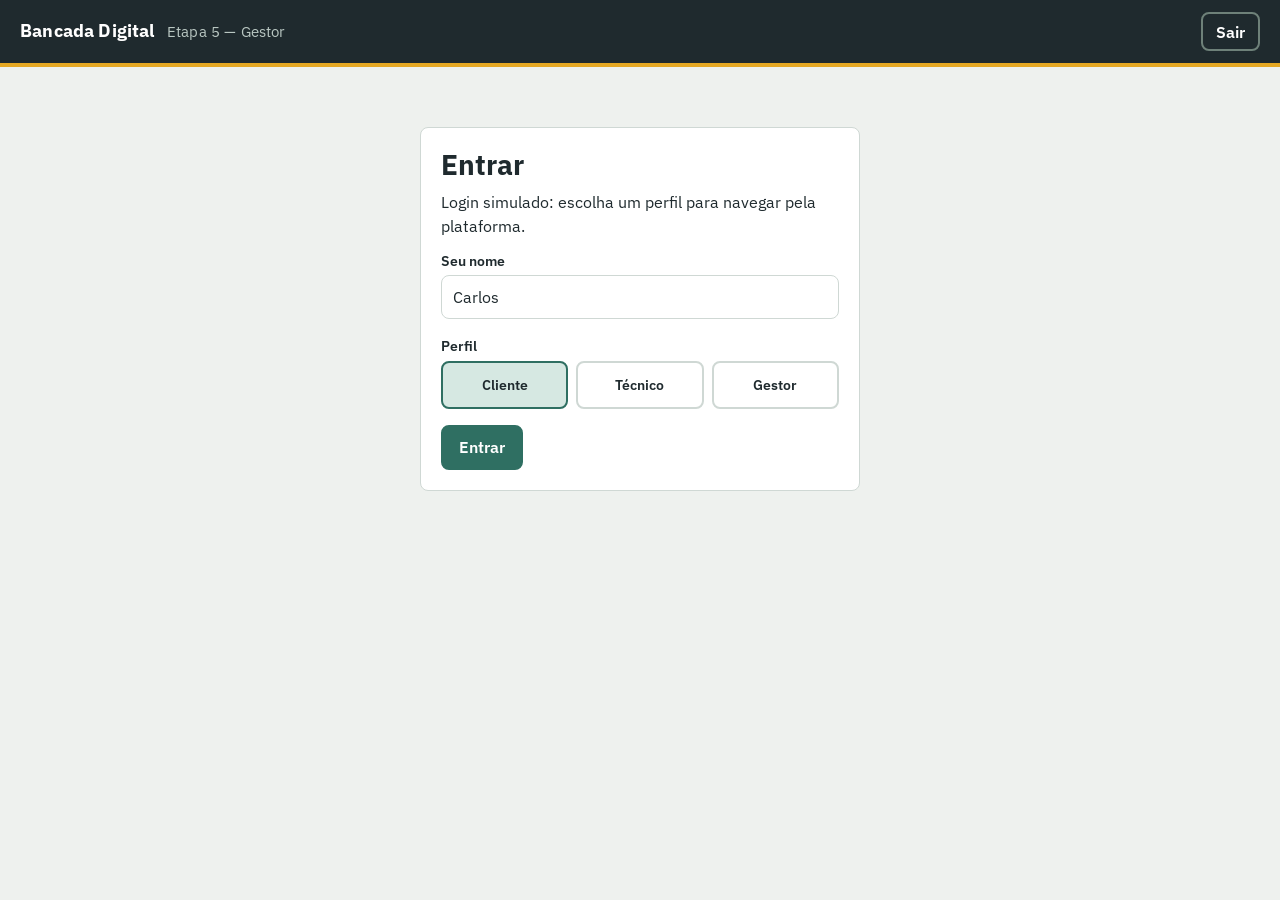
<file: assistencia-kanban/index.html>
<!DOCTYPE html>
<html lang="pt-BR">
<head>
  <meta charset="UTF-8">
  <meta name="viewport" content="width=device-width, initial-scale=1">
  <title>Assistência Técnica — Acompanhamento de Consertos</title>
  <link rel="preconnect" href="https://fonts.googleapis.com">
  <link rel="stylesheet" href="https://fonts.googleapis.com/css2?family=IBM+Plex+Mono:wght@400;600&family=IBM+Plex+Sans:wght@400;600;700&display=swap">
  <link rel="stylesheet" href="css/style.css">
</head>
<body>

<header class="topo">
  <div class="marca">Bancada Digital <small>Etapa 5 — Gestor</small></div>
  <nav id="navUsuario" hidden>
    <span class="quem" id="quem"></span>
    <button class="btn fantasma" id="btnSair" type="button">Sair</button>
  </nav>
</header>

<main class="container">

  <div id="avisoAcesso" class="aviso erro" hidden>
    Acesso negado: seu perfil não tem permissão para abrir essa página.
  </div>

  <!-- ===== Tela de login (visível se NÃO houver usuário logado) ===== -->
  <section id="telaLogin" class="login-wrap" hidden>
    <div class="painel">
      <h1>Entrar</h1>
      <p>Login simulado: escolha um perfil para navegar pela plataforma.</p>
      <form id="formLogin" novalidate>
        <div class="campo">
          <label for="nome">Seu nome</label>
          <input id="nome" name="nome" type="text" value="Carlos" autocomplete="off" required>
        </div>
        <div class="campo">
          <label id="lblPerfil">Perfil</label>
          <div class="perfis" role="radiogroup" aria-labelledby="lblPerfil">
            <input type="radio" name="perfil" id="pCliente" value="cliente" checked>
            <label for="pCliente">Cliente</label>
            <input type="radio" name="perfil" id="pTecnico" value="tecnico">
            <label for="pTecnico">Técnico</label>
            <input type="radio" name="perfil" id="pGestor" value="gestor">
            <label for="pGestor">Gestor</label>
          </div>
        </div>
        <p id="erroLogin" class="aviso erro" hidden>Informe seu nome para entrar.</p>
        <button class="btn" type="submit">Entrar</button>
      </form>
    </div>
  </section>

  <!-- ===== Área logada ===== -->
  <section id="telaHub" hidden>
    <div class="painel">
      <h1 id="boasVindas"></h1>
      <p>Atalhos do seu perfil (as páginas são criadas nas próximas etapas):</p>
      <div class="links-perfil" id="linksPerfil"></div>
    </div>

    <div class="painel">
      <h2>Resumo do quadro (dados de exemplo)</h2>
      <div class="tabela-wrap">
        <table>
          <thead><tr><th>Coluna</th><th>OS</th><th>Limite WIP</th><th>Situação</th></tr></thead>
          <tbody id="tabResumo"></tbody>
        </table>
      </div>
    </div>

    <div class="painel">
      <h2>Fila ordenada por classe de serviço</h2>
      <p>Urgente → Data Fixa (prazo mais próximo) → Padrão (ordem de chegada). Considera todas as OS ativas.</p>
      <div class="tabela-wrap">
        <table>
          <thead><tr><th>#</th><th>OS</th><th>Classe</th><th>Coluna</th><th>Alerta</th></tr></thead>
          <tbody id="tabFila"></tbody>
        </table>
      </div>
    </div>

    <div class="grade-2">
      <div class="painel">
        <h2>Testes automáticos das regras</h2>
        <p>Executa <code>podeMover()</code>, WIP, ordenação e risco em cima de dados controlados.</p>
        <button class="btn" id="btnTestes" type="button">Rodar testes</button>
        <p id="placar" style="margin-top:.75rem;font-weight:600"></p>
        <ul class="resultado-teste" id="listaTestes"></ul>
      </div>

      <div class="painel">
        <h2>Dados no localStorage</h2>
        <p>
          <button class="btn secundario" id="btnVerDados" type="button">Mostrar dados</button>
          <button class="btn secundario" id="btnEnvelhecer" type="button">Envelhecer orçamentos pendentes (+6 dias)</button>
          <button class="btn perigo" id="btnReset" type="button">Resetar dados de exemplo</button>
        </p>
        <pre class="json" id="jsonDados" hidden></pre>
      </div>
    </div>
  </section>

</main>

<script src="js/status.js"></script>
<script src="js/app.js"></script>
<script>
(function () {
  garantirDados();

  const $ = id => document.getElementById(id);

  if (sessionStorage.getItem('acesso_negado')) {
    $('avisoAcesso').hidden = false;
    sessionStorage.removeItem('acesso_negado');
  }

  /* ---------- Login ---------- */
  $('formLogin').addEventListener('submit', e => {
    e.preventDefault();
    const nome = $('nome').value.trim();
    if (!nome) { $('erroLogin').hidden = false; $('nome').focus(); return; }
    const perfil = document.querySelector('input[name="perfil"]:checked').value;
    Auth.entrar(nome, perfil);
    render();
  });

  $('btnSair').addEventListener('click', () => { Auth.sair(); render(); });

  /* ---------- Renderização ---------- */
  const LINKS = {
    cliente: [['cliente.html', 'Meus consertos']],
    tecnico: [['tecnico.html', 'Quadro Kanban']],
    gestor:  [['gestor.html', 'Painel do gestor (Etapa 5)']]
  };
  const NOME_PERFIL = { cliente: 'Cliente', tecnico: 'Técnico', gestor: 'Gestor' };

  function render() {
    const u = Auth.usuario();
    $('telaLogin').hidden = !!u;
    $('telaHub').hidden = !u;
    $('navUsuario').hidden = !u;
    if (!u) return;

    $('quem').textContent = u.nome + ' · ' + NOME_PERFIL[u.perfil];
    $('boasVindas').textContent = 'Olá, ' + u.nome;
    $('linksPerfil').innerHTML = LINKS[u.perfil]
      .map(([href, txt]) => `<a class="btn secundario" href="${href}">${txt}</a>`).join('');

    renderResumo();
    renderFila();
  }

  function renderResumo() {
    const lista = OS.todas();
    $('tabResumo').innerHTML = COLUNAS.map(c => {
      const qtd = contarNaColuna(lista, c.id);
      let situacao = '—', cls = '';
      if (c.wip !== null) {
        if (qtd > c.wip) { situacao = 'WIP excedido'; cls = 'risco'; }
        else if (qtd === c.wip) { situacao = 'No limite (bloqueia novos)'; cls = 'risco'; }
        else { situacao = 'Com vaga'; }
      }
      return `<tr>
        <td>${c.id}. ${c.nome}</td>
        <td class="mono">${qtd}</td>
        <td class="mono">${c.wip === null ? 'sem limite' : c.wip}</td>
        <td>${cls ? `<span class="tag ${cls}">${situacao}</span>` : situacao}</td>
      </tr>`;
    }).join('');
  }

  function renderFila() {
    const ativas = OS.todas().filter(o => o.coluna !== 6);
    const fila = ordenarFila(ativas);
    $('tabFila').innerHTML = fila.map((o, i) => {
      const risco = riscoDaOS(o);
      return `<tr>
        <td class="mono">${i + 1}</td>
        <td class="mono">${Fmt.escapar(o.id)}</td>
        <td><span class="tag ${o.classe}">${CLASSES[o.classe].icone} ${CLASSES[o.classe].rotulo}</span></td>
        <td>${getColuna(o.coluna).nome}</td>
        <td>${risco ? `<span class="tag risco">${risco}</span>` : '—'}</td>
      </tr>`;
    }).join('');
  }

  /* ---------- Dados / reset ---------- */
  $('btnVerDados').addEventListener('click', () => {
    const pre = $('jsonDados');
    const dados = {};
    Object.values(CHAVES).forEach(c => dados[c] = DB.ler(c, null));
    pre.textContent = JSON.stringify(dados, null, 2);
    pre.hidden = !pre.hidden;
  });

  $('btnEnvelhecer').addEventListener('click', () => {
    const orcs = Orc.todos();
    const pend = orcs.filter(o => o.status === 'enviado');
    pend.forEach(o => { o.dataEnvio = new Date(new Date(o.dataEnvio).getTime() - 6 * 86400000).toISOString(); });
    Orc.salvarTodos(orcs);
    Orc.atualizarExpiracoes();
    alert(pend.length + ' orçamento(s) pendente(s) agora estão expirados. Abra a área do cliente ou do técnico para ver.');
    render();
  });

  $('btnReset').addEventListener('click', () => {
    if (!confirm('Apagar tudo e recriar os dados de exemplo? (o login é mantido)')) return;
    const u = Auth.usuario();
    resetarTudo();
    if (u) Auth.entrar(u.nome, u.perfil);
    $('jsonDados').hidden = true;
    render();
  });

  /* ---------- Testes automáticos ---------- */
  function mk(id, classe, coluna, extra = {}) {
    return Object.assign({
      id, classe, coluna,
      dataLimite: null,
      entradaColunaEm: new Date().toISOString()
    }, extra);
  }

  $('btnTestes').addEventListener('click', () => {
    const resultados = [];
    const t = (nome, cond) => resultados.push({ nome, ok: !!cond });

    // Cenário controlado: Testes Finais cheio (3/3) e Diagnóstico com vaga
    const lista = [
      mk('A', 'padrao', 5), mk('B', 'padrao', 5), mk('C', 'padrao', 5),
      mk('D', 'padrao', 4), mk('E', 'padrao', 2)
    ];

    t('Avanço 1 → 2 é permitido',               podeMover(mk('X', 'padrao', 1), 2, lista).ok);
    t('Pular 2 → 6 é bloqueado',                !podeMover(mk('X', 'padrao', 2), 6, lista).ok);
    t('Pular 1 → 3 é bloqueado',                !podeMover(mk('X', 'padrao', 1), 3, lista).ok);
    t('Voltar 4 → 3 é bloqueado',               !podeMover(mk('X', 'padrao', 4), 3, lista).ok);
    t('Voltar 2 → 1 é bloqueado',               !podeMover(mk('X', 'padrao', 2), 1, lista).ok);
    t('Retorno de qualidade 5 → 4 é permitido', podeMover(mk('X', 'padrao', 5), 4, lista).ok);
    t('3 → 4 sem aprovação é bloqueado',        !podeMover(mk('X', 'padrao', 3), 4, lista).ok);
    t('3 → 4 com aprovação é permitido',        podeMover(mk('X', 'padrao', 3), 4, lista, { aprovacao: true }).ok);
    t('3 → 6 sem recusa é bloqueado',           !podeMover(mk('X', 'padrao', 3), 6, lista).ok);
    t('3 → 6 com recusa é permitido',           podeMover(mk('X', 'padrao', 3), 6, lista, { recusa: true }).ok);

    t('Orçamento: 2 → 3 sem orçamento enviado é bloqueado', !podeMover(mk('X', 'padrao', 2), 3, lista).ok);
    t('Orçamento: 2 → 3 com orçamento enviado é permitido', podeMover(mk('X', 'padrao', 2), 3, lista, { orcamento: true }).ok);
    t('Orçamento: total = soma de qtd × valor (2×50,50 + 1×120 = 221)',
      Orc.calcularTotal([{ quantidade: 2, valorUnit: 50.5 }, { quantidade: 1, valorUnit: 120 }]) === 221);
    const h = n => new Date(Date.now() - n * 86400000).toISOString();
    t('Orçamento: enviado há 4 dias ainda vale', !Orc.expirado({ status: 'enviado', dataEnvio: h(4) }));
    t('Orçamento: enviado há 6 dias aparece como expirado', Orc.expirado({ status: 'enviado', dataEnvio: h(6) }));
    t('Orçamento: já aprovado nunca expira', !Orc.expirado({ status: 'aprovado', dataEnvio: h(30) }));

    const dia = 86400000, base = Date.parse('2030-01-10T12:00:00Z');
    const conc = (criadoHa, concluidoHa, extra = {}) => mk('M', 'padrao', 6, Object.assign({
      criadaEm: new Date(base - criadoHa * dia).toISOString(),
      entradaColunaEm: new Date(base - concluidoHa * dia).toISOString()
    }, extra));
    const m = mediaConserto([
      conc(10, 8),                                        // 2 dias
      conc(7, 3),                                         // 4 dias
      conc(9, 3, { etiqueta: ETIQUETA_SEM_CONSERTO }),    // devolvida: não conta
      mk('N', 'padrao', 4)                                // não concluída: não conta
    ]);
    t('Métrica: média considera só concluídas com conserto (2 e 4 dias → 3,0 dias, n = 2)',
      m.n === 2 && Math.abs(m.ms - 3 * dia) < 1000 && formatarDuracao(m.ms) === '3,0 dias');
    t('Métrica: sem OS concluídas a média é "—"', mediaConserto([mk('N', 'padrao', 2)]).ms === null);

    t('WIP: Padrão NÃO entra em Testes Finais cheio (3/3)',
      !podeMover(mk('X', 'padrao', 4), 5, lista).ok);
    t('WIP: Data Fixa NÃO entra em Testes Finais cheio',
      !podeMover(mk('X', 'dataFixa', 4), 5, lista).ok);
    const urg = podeMover(mk('X', 'urgente', 4), 5, lista);
    t('WIP: Urgente entra em Testes Finais cheio e marca excedeWip', urg.ok && urg.excedeWip);
    t('WIP: Padrão entra em Diagnóstico com vaga (1/5)',
      podeMover(mk('X', 'padrao', 1), 2, lista).ok);

    const filaTeste = ordenarFila([
      mk('P1', 'padrao', 2, { entradaColunaEm: '2025-01-01T10:00:00Z' }),
      mk('F2', 'dataFixa', 2, { dataLimite: '2030-01-03T10:00:00Z' }),
      mk('U1', 'urgente', 2),
      mk('F1', 'dataFixa', 2, { dataLimite: '2030-01-02T10:00:00Z' }),
      mk('P0', 'padrao', 2, { entradaColunaEm: '2024-12-01T10:00:00Z' })
    ]).map(o => o.id).join(',');
    t('Fila: Urgente → Data Fixa (prazo) → Padrão (FIFO)  [' + filaTeste + ']',
      filaTeste === 'U1,F1,F2,P0,P1');

    const agora = new Date();
    t('Risco: Data Fixa com < 24h é sinalizada',
      riscoDaOS(mk('X', 'dataFixa', 2, { dataLimite: new Date(agora.getTime() + 6 * 3600000).toISOString() }), agora));
    t('Risco: Data Fixa com 5 dias de folga NÃO é sinalizada',
      !riscoDaOS(mk('X', 'dataFixa', 2, { dataLimite: new Date(agora.getTime() + 5 * 86400000).toISOString() }), agora));
    t('Risco: Padrão parada há 10 dias corridos é sinalizada',
      riscoDaOS(mk('X', 'padrao', 2, { entradaColunaEm: new Date(agora.getTime() - 10 * 86400000).toISOString() }), agora));
    t('Risco: Padrão recém-chegada NÃO é sinalizada',
      !riscoDaOS(mk('X', 'padrao', 2), agora));

    const passou = resultados.filter(r => r.ok).length;
    $('placar').textContent = `${passou} de ${resultados.length} testes passaram`;
    $('placar').style.color = passou === resultados.length ? 'var(--ok)' : 'var(--alerta)';
    $('listaTestes').innerHTML = resultados
      .map(r => `<li class="${r.ok ? 'passou' : 'falhou'}">${Fmt.escapar(r.nome)}</li>`).join('');
  });

  render();
})();
</script>
</body>
</html>
</file>
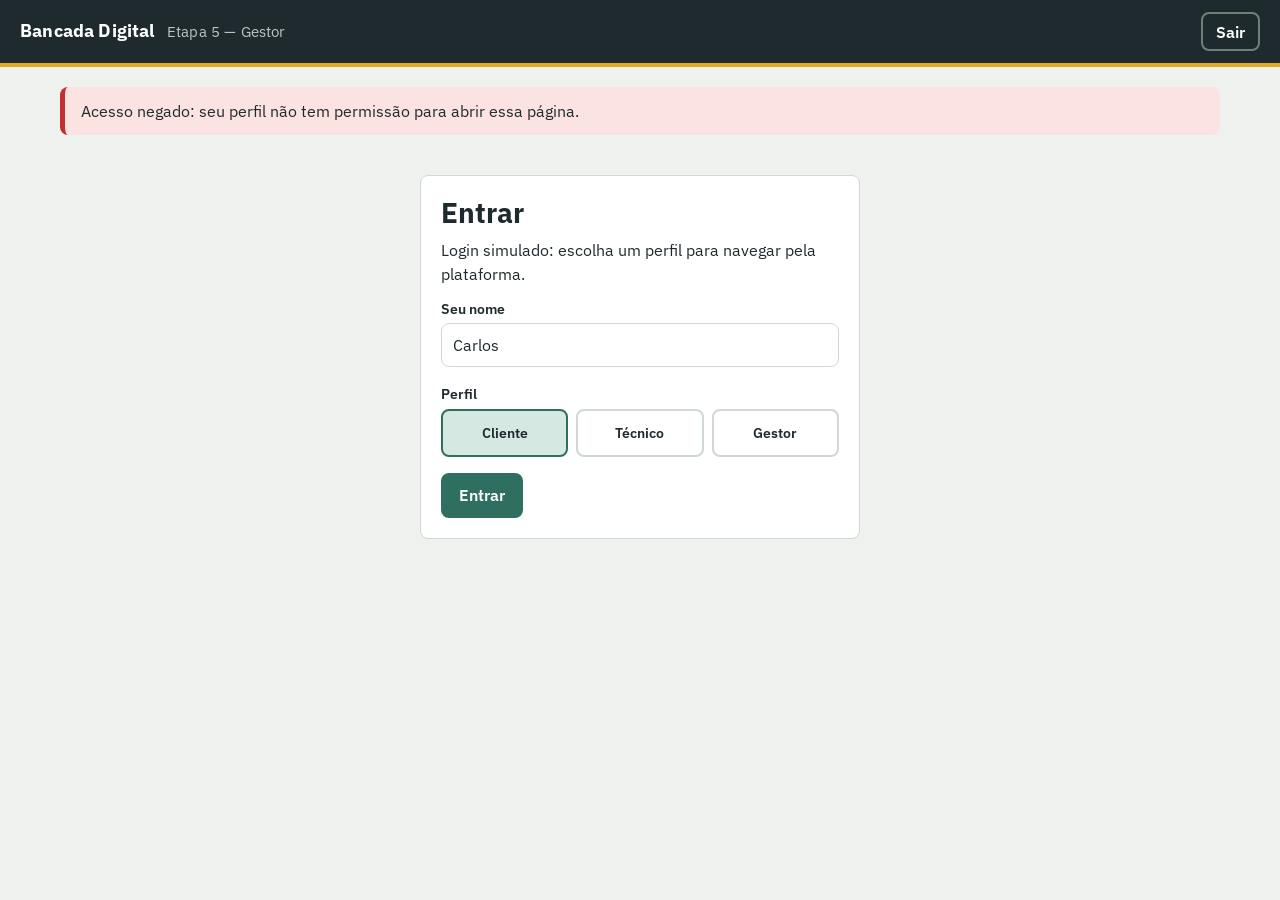
<file: assistencia-kanban/cliente.html>
<!DOCTYPE html>
<html lang="pt-BR">
<head>
  <meta charset="UTF-8">
  <meta name="viewport" content="width=device-width, initial-scale=1">
  <title>Meus consertos — Bancada Digital</title>
  <link rel="stylesheet" href="https://fonts.googleapis.com/css2?family=IBM+Plex+Mono:wght@400;600&family=IBM+Plex+Sans:wght@400;600;700&display=swap">
  <link rel="stylesheet" href="css/style.css">
</head>
<body>

<header class="topo">
  <div class="marca">Bancada Digital <small>Área do cliente</small></div>
  <nav>
    <span class="quem" id="quem"></span>
    <a class="btn fantasma" href="index.html">Início</a>
    <button class="btn fantasma" id="btnSair" type="button">Sair</button>
  </nav>
</header>

<main class="container">

  <div class="grade-2">
    <!-- ===== Agendamento ===== -->
    <section class="painel" aria-labelledby="tAgendar">
      <h2 id="tAgendar">Agendar conserto</h2>
      <div id="msgSucesso" class="aviso ok" role="status" hidden></div>

      <form id="formAgendar" novalidate>
        <div class="campo">
          <label for="marca">Marca</label>
          <input id="marca" type="text" placeholder="Ex.: Samsung" autocomplete="off">
          <div class="msg-campo" id="erro-marca"></div>
        </div>
        <div class="campo">
          <label for="modelo">Modelo</label>
          <input id="modelo" type="text" placeholder="Ex.: Galaxy A54" autocomplete="off">
          <div class="msg-campo" id="erro-modelo"></div>
        </div>
        <div class="campo">
          <label for="defeito">Defeito</label>
          <textarea id="defeito" rows="3" placeholder="Descreva o que está acontecendo"></textarea>
          <div class="msg-campo" id="erro-defeito"></div>
        </div>
        <div class="campo">
          <label for="data">Dia</label>
          <select id="data"></select>
        </div>
        <div class="campo">
          <label id="lblHora">Horário (riscados estão sem vaga)</label>
          <div class="horarios" id="horarios" role="radiogroup" aria-labelledby="lblHora"></div>
          <div class="msg-campo" id="erro-hora"></div>
        </div>
        <button class="btn" type="submit">Confirmar agendamento</button>
      </form>
    </section>

    <!-- ===== Meus agendamentos ===== -->
    <section class="painel" aria-labelledby="tAgs">
      <h2 id="tAgs">Meus agendamentos</h2>
      <div id="listaAgs"></div>
    </section>
  </div>

  <!-- ===== Acompanhamento ===== -->
  <section class="painel" aria-labelledby="tAcomp">
    <h2 id="tAcomp">Acompanhar meus consertos</h2>
    <form class="busca" id="formBusca" role="search">
      <label for="codigo" class="sr" style="position:absolute;left:-9999px">Código da OS</label>
      <input id="codigo" type="text" placeholder="Buscar pelo código, ex.: #OS-1001" autocomplete="off">
      <button class="btn secundario" type="submit">Buscar</button>
      <button class="btn secundario" type="button" id="btnLimpar">Ver todas</button>
    </form>
    <div id="listaOS"></div>
  </section>

</main>

<!-- ===== Modal de confirmação (aprovar / recusar orçamento) ===== -->
<div class="modal-fundo" id="modalFundo" aria-hidden="true">
  <div class="modal" role="dialog" aria-modal="true" aria-labelledby="modalTitulo">
    <h2 id="modalTitulo"></h2>
    <p id="modalTexto"></p>
    <div class="acoes">
      <button class="btn secundario" id="modalCancelar" type="button">Voltar</button>
      <button class="btn" id="modalConfirmar" type="button">Confirmar</button>
    </div>
  </div>
</div>

<div class="toast" id="toast" role="status" aria-live="polite" hidden></div>

<script src="js/status.js"></script>
<script src="js/app.js"></script>
<script src="js/cliente.js"></script>
</body>
</html>
</file>
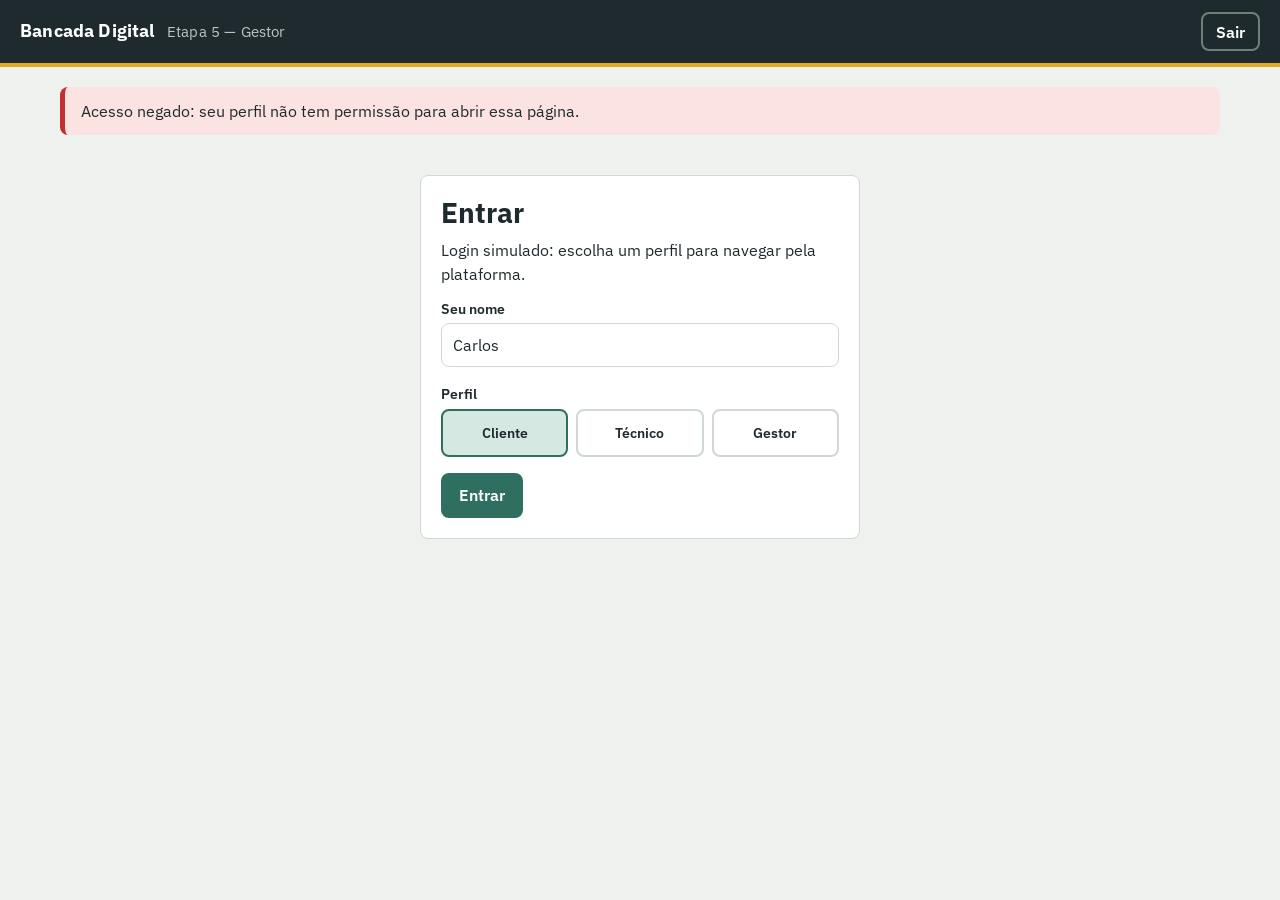
<file: assistencia-kanban/gestor.html>
<!DOCTYPE html>
<html lang="pt-BR">
<head>
  <meta charset="UTF-8">
  <meta name="viewport" content="width=device-width, initial-scale=1">
  <title>Painel do gestor — Bancada Digital</title>
  <link rel="stylesheet" href="https://fonts.googleapis.com/css2?family=IBM+Plex+Mono:wght@400;600&family=IBM+Plex+Sans:wght@400;600;700&display=swap">
  <link rel="stylesheet" href="css/style.css">
</head>
<body>

<header class="topo">
  <div class="marca">Bancada Digital <small>Painel do gestor</small></div>
  <nav>
    <span class="quem" id="quem"></span>
    <a class="btn fantasma" href="index.html">Início</a>
    <button class="btn fantasma" id="btnSair" type="button">Sair</button>
  </nav>
</header>

<main class="container">

  <!-- ===== Métricas ===== -->
  <section aria-labelledby="tMetricas">
    <h2 id="tMetricas">Visão geral</h2>
    <div class="metricas" id="metricas"></div>
  </section>

  <!-- ===== Alertas ===== -->
  <section class="painel" aria-labelledby="tAlertas">
    <h2 id="tAlertas">Alertas</h2>
    <ul class="alertas-lista" id="alertas"></ul>
  </section>

  <!-- ===== Fila por coluna ===== -->
  <section aria-labelledby="tFila">
    <h2 id="tFila">Fila por coluna</h2>
    <p class="quadro-dica">Somente leitura. Em cada coluna: 🔴 Urgente → 🟡 Data Fixa → 🔵 Padrão. Colunas no limite ou acima do WIP e OS com prazo em risco aparecem destacadas em vermelho.</p>
    <div class="kanban leitura" id="fila"></div>
  </section>

  <!-- ===== Histórico de serviços ===== -->
  <section class="painel" style="margin-top:1.25rem" aria-labelledby="tHist">
    <h2 id="tHist">Histórico de serviços</h2>
    <form class="filtros" id="filtros" novalidate>
      <div class="campo"><label for="fDe">Entrada de</label><input id="fDe" type="date"></div>
      <div class="campo"><label for="fAte">Entrada até</label><input id="fAte" type="date"></div>
      <div class="campo"><label for="fTec">Técnico</label><select id="fTec"></select></div>
      <div class="campo"><label for="fStatus">Status</label><select id="fStatus"></select></div>
      <div class="campo"><button class="btn secundario" id="btnLimparFiltros" type="button">Limpar filtros</button></div>
    </form>
    <div class="aviso erro" id="erroFiltro" hidden>A data inicial não pode ser depois da data final.</div>
    <div class="contagem" id="contagem" aria-live="polite"></div>
    <div class="tabela-wrap">
      <table>
        <thead>
          <tr><th>OS</th><th>Cliente</th><th>Aparelho</th><th>Classe</th><th>Técnico</th><th>Status</th><th>Entrada</th><th>Tempo de conserto</th><th></th></tr>
        </thead>
        <tbody id="tabHist"></tbody>
      </table>
    </div>
  </section>

</main>

<!-- ===== Modal de histórico da OS ===== -->
<div class="modal-fundo" id="modalFundo" aria-hidden="true">
  <div class="modal modal-largo" role="dialog" aria-modal="true" aria-labelledby="modalTitulo">
    <h2 id="modalTitulo"></h2>
    <div id="modalCorpo"></div>
    <div class="acoes"><button class="btn secundario" id="modalFechar" type="button">Fechar</button></div>
  </div>
</div>

<script src="js/status.js"></script>
<script src="js/app.js"></script>
<script src="js/gestor.js"></script>
</body>
</html>
</file>
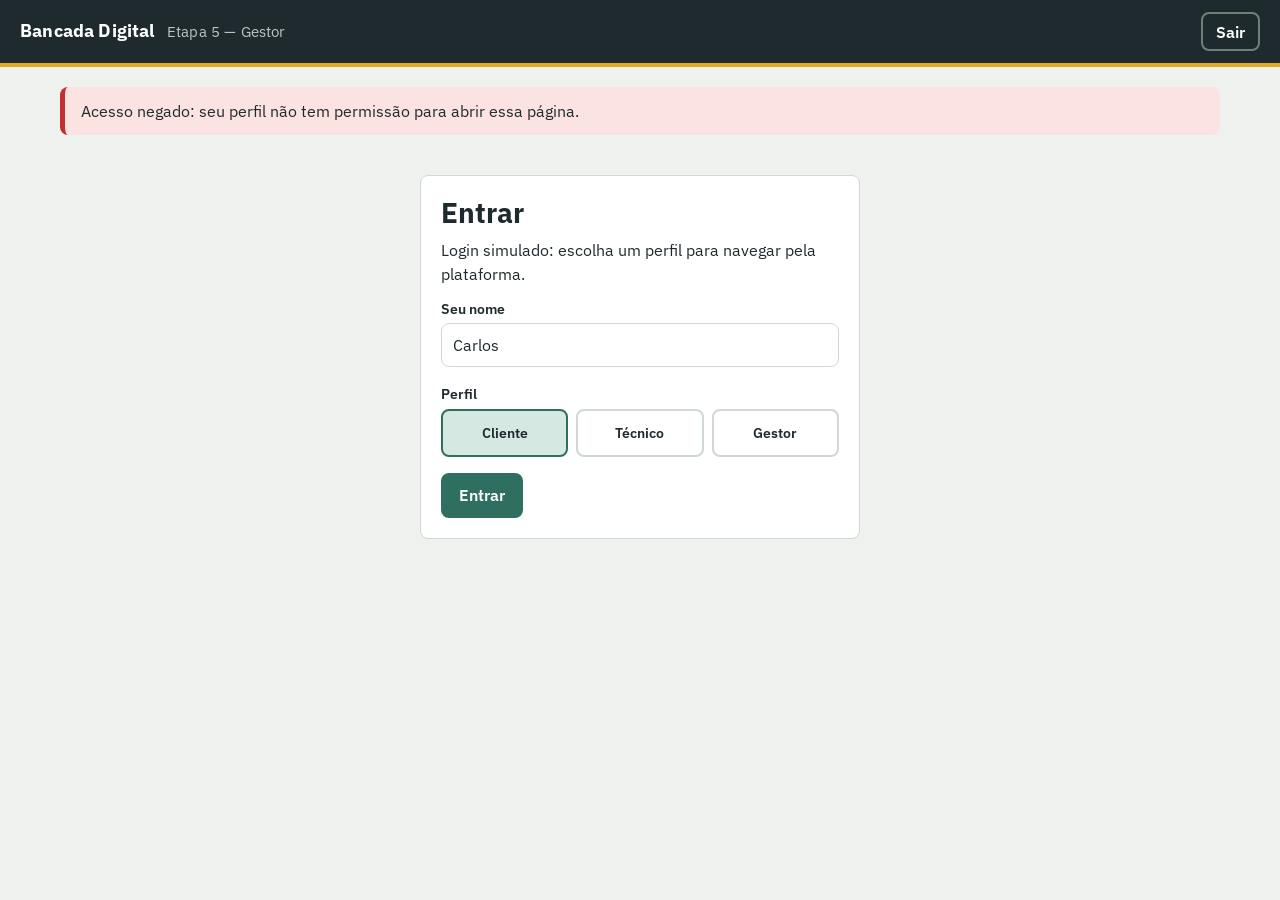
<file: assistencia-kanban/tecnico.html>
<!DOCTYPE html>
<html lang="pt-BR">
<head>
  <meta charset="UTF-8">
  <meta name="viewport" content="width=device-width, initial-scale=1">
  <title>Quadro do técnico — Bancada Digital</title>
  <link rel="stylesheet" href="https://fonts.googleapis.com/css2?family=IBM+Plex+Mono:wght@400;600&family=IBM+Plex+Sans:wght@400;600;700&display=swap">
  <link rel="stylesheet" href="css/style.css">
</head>
<body>

<header class="topo">
  <div class="marca">Bancada Digital <small>Painel do técnico</small></div>
  <nav>
    <span class="quem" id="quem"></span>
    <a class="btn fantasma" href="index.html">Início</a>
    <button class="btn fantasma" id="btnSair" type="button">Sair</button>
  </nav>
</header>

<main class="container">

  <div id="avisoWip" class="aviso erro" role="alert" hidden></div>

  <!-- ===== Recebimento de aparelhos agendados ===== -->
  <section class="painel" aria-labelledby="tRec">
    <h2 id="tRec">Aparelhos agendados aguardando chegada</h2>
    <p class="quadro-dica">Ao confirmar o recebimento, a OS é criada em <strong>Recebido / Triagem</strong>.</p>
    <div class="recebimentos" id="recebimentos"></div>
  </section>

  <!-- ===== Quadro Kanban ===== -->
  <section aria-labelledby="tQuadro">
    <h2 id="tQuadro">Quadro de consertos</h2>
    <p class="quadro-dica">
      Arraste um cartão para a próxima coluna ou use os botões do cartão (no celular, use os botões).
      Em cada coluna a fila segue: 🔴 Urgente → 🟡 Data Fixa → 🔵 Padrão.
    </p>
    <div class="kanban" id="quadro"></div>
  </section>

</main>

<!-- ===== Modal de histórico ===== -->
<div class="modal-fundo" id="modalFundo" aria-hidden="true">
  <div class="modal" role="dialog" aria-modal="true" aria-labelledby="modalTitulo">
    <h2 id="modalTitulo"></h2>
    <div id="modalCorpo"></div>
    <div class="acoes"><button class="btn secundario" id="modalFechar" type="button">Fechar</button></div>
  </div>
</div>

<!-- ===== Modal de orçamento ===== -->
<div class="modal-fundo" id="modalOrcFundo" aria-hidden="true">
  <div class="modal modal-largo" role="dialog" aria-modal="true" aria-labelledby="orcTitulo">
    <h2 id="orcTitulo">Enviar orçamento</h2>
    <form id="formOrc" novalidate>
      <div id="orcNota" class="aviso" hidden></div>
      <div class="campo">
        <label for="orcDiag">Diagnóstico</label>
        <textarea id="orcDiag" rows="3" placeholder="O que foi encontrado no aparelho"></textarea>
        <div class="msg-campo" id="erro-orcDiag"></div>
      </div>
      <label>Peças e serviços</label>
      <div id="orcItens"></div>
      <button type="button" class="btn secundario" id="orcAddItem" style="padding:.3rem .8rem">+ Adicionar item</button>
      <div class="msg-campo" id="erro-orcItens"></div>
      <div class="campo" style="max-width:240px;margin-top:.75rem">
        <label for="orcPrazo">Prazo do conserto (dias úteis)</label>
        <input id="orcPrazo" type="number" min="1" step="1" value="3">
        <div class="msg-campo" id="erro-orcPrazo"></div>
      </div>
      <p>Total: <strong class="total-orc" id="orcTotal">R$ 0,00</strong> · válido por 5 dias após o envio</p>
      <div class="acoes">
        <button class="btn secundario" id="orcCancelar" type="button">Cancelar</button>
        <button class="btn" type="submit">Enviar orçamento</button>
      </div>
    </form>
  </div>
</div>

<div class="toast" id="toast" role="status" aria-live="polite" hidden></div>

<script src="js/status.js"></script>
<script src="js/app.js"></script>
<script src="js/tecnico.js"></script>
</body>
</html>
</file>
<file: assistencia-kanban/css/style.css>
/* =========================================================
   style.css — Estilos globais
   Direção visual: bancada de assistência técnica
   (tapete antiestático verde, grafite, amarelo de solda)
   ========================================================= */

:root {
  --grafite: #1f2a2e;
  --grafite-2: #35454b;
  --bancada: #eef1ee;
  --papel: #ffffff;
  --tapete: #2f6f62;
  --tapete-claro: #d6e8e2;
  --solda: #e5a823;
  --linha: #cfd8d4;
  --texto-suave: #5b6b70;

  --urgente: #c62f2f;
  --urgente-bg: #fbe3e1;
  --datafixa: #b98300;
  --datafixa-bg: #fff2cc;
  --padrao: #2b6cb0;
  --padrao-bg: #dbe9f8;
  --alerta: #c62f2f;
  --ok: #2f7d4f;

  --raio: 8px;
  --fonte: 'IBM Plex Sans', system-ui, -apple-system, 'Segoe UI', Roboto, sans-serif;
  --fonte-mono: 'IBM Plex Mono', ui-monospace, Menlo, Consolas, monospace;
}

*, *::before, *::after { box-sizing: border-box; }

html { font-size: 16px; }

body {
  margin: 0;
  font-family: var(--fonte);
  color: var(--grafite);
  background: var(--bancada);
  line-height: 1.5;
}

h1, h2, h3 { line-height: 1.2; margin: 0 0 .5rem; }
h1 { font-size: 1.75rem; font-weight: 700; }
h2 { font-size: 1.25rem; font-weight: 600; }
h3 { font-size: 1rem; font-weight: 600; }
p { margin: 0 0 .75rem; }
a { color: var(--tapete); }

:focus-visible { outline: 3px solid var(--solda); outline-offset: 2px; }

/* ---------- Topo ---------- */
.topo {
  background: var(--grafite);
  color: #fff;
  padding: .75rem 1.25rem;
  display: flex;
  flex-wrap: wrap;
  align-items: center;
  justify-content: space-between;
  gap: .75rem;
  border-bottom: 4px solid var(--solda);
}
.topo .marca { font-weight: 700; font-size: 1.1rem; letter-spacing: .01em; }
.topo .marca small { font-weight: 400; color: #b9c7c2; margin-left: .5rem; }
.topo nav { display: flex; gap: .5rem; flex-wrap: wrap; align-items: center; }
.topo .quem { font-size: .9rem; color: #d7e2de; }

.container { max-width: 1200px; margin: 0 auto; padding: 1.25rem; }

/* ---------- Botões e formulários ---------- */
.btn {
  font: inherit;
  font-weight: 600;
  padding: .55rem 1rem;
  border-radius: var(--raio);
  border: 2px solid var(--tapete);
  background: var(--tapete);
  color: #fff;
  cursor: pointer;
  text-decoration: none;
  display: inline-block;
}
.btn:hover { filter: brightness(1.08); }
.btn.secundario { background: transparent; color: var(--tapete); }
.btn.perigo { background: var(--urgente); border-color: var(--urgente); }
.btn.fantasma { background: transparent; border-color: #6e8179; color: #fff; padding: .35rem .8rem; }
.btn:disabled { opacity: .5; cursor: not-allowed; }

label { display: block; font-weight: 600; font-size: .9rem; margin-bottom: .25rem; }
input, select, textarea {
  font: inherit;
  width: 100%;
  padding: .55rem .7rem;
  border: 1.5px solid var(--linha);
  border-radius: var(--raio);
  background: #fff;
  color: var(--grafite);
}
.campo { margin-bottom: 1rem; }

/* ---------- Painéis ---------- */
.painel {
  background: var(--papel);
  border: 1px solid var(--linha);
  border-radius: var(--raio);
  padding: 1.25rem;
  margin-bottom: 1.25rem;
}
.painel > h2 { padding-bottom: .5rem; border-bottom: 2px solid var(--tapete-claro); margin-bottom: 1rem; }

.grade-2 { display: grid; grid-template-columns: repeat(2, 1fr); gap: 1.25rem; }
@media (max-width: 800px) { .grade-2 { grid-template-columns: 1fr; } }

/* ---------- Avisos ---------- */
.aviso {
  padding: .75rem 1rem;
  border-radius: var(--raio);
  border-left: 5px solid var(--solda);
  background: var(--datafixa-bg);
  margin-bottom: 1rem;
}
.aviso.erro { border-left-color: var(--urgente); background: var(--urgente-bg); }
.aviso.ok { border-left-color: var(--ok); background: #dff2e6; }

/* ---------- Etiquetas de classe de serviço ---------- */
.tag {
  display: inline-block;
  font-size: .78rem;
  font-weight: 600;
  padding: .1rem .5rem;
  border-radius: 999px;
  white-space: nowrap;
}
.tag.urgente  { background: var(--urgente-bg);  color: var(--urgente); }
.tag.dataFixa { background: var(--datafixa-bg); color: var(--datafixa); }
.tag.padrao   { background: var(--padrao-bg);   color: var(--padrao); }
.tag.risco    { background: var(--alerta); color: #fff; }
.tag.sem-conserto { background: var(--grafite-2); color: #fff; }

/* ---------- Kanban (usado a partir da Etapa 3) ---------- */
.kanban {
  display: grid;
  grid-template-columns: repeat(6, minmax(176px, 1fr));
  gap: .75rem;
  overflow-x: auto;
  padding-bottom: .5rem;
}
.coluna {
  background: #e3e9e6;
  border-radius: var(--raio);
  padding: .6rem;
  min-height: 260px;
  border-top: 4px solid var(--tapete);
}
.coluna.cheia { border-top-color: var(--alerta); background: #f3dedb; }
.coluna.excedida { box-shadow: 0 0 0 3px var(--alerta); }
.coluna.alvo-valido { outline: 3px dashed var(--ok); }
.coluna.alvo-invalido { outline: 3px dashed var(--alerta); }
.coluna-cabecalho { display: flex; justify-content: space-between; align-items: baseline; margin-bottom: .6rem; font-weight: 600; font-size: .92rem; }
.wip { font-family: var(--fonte-mono); font-size: .8rem; color: var(--texto-suave); }
.wip.cheio { color: var(--alerta); font-weight: 700; }

.cartao {
  background: #fff;
  border: 1px solid var(--linha);
  border-left: 5px solid var(--padrao);
  border-radius: 6px;
  padding: .6rem;
  margin-bottom: .5rem;
  font-size: .88rem;
  cursor: grab;
}
.cartao.urgente  { border-left-color: var(--urgente); }
.cartao.dataFixa { border-left-color: var(--solda); }
.cartao.padrao   { border-left-color: var(--padrao); }
.cartao.em-risco { box-shadow: 0 0 0 2px var(--alerta); }
.cartao .os-id { font-family: var(--fonte-mono); font-weight: 600; }

/* ---------- Tabelas ---------- */
.tabela-wrap { overflow-x: auto; }
table { width: 100%; border-collapse: collapse; font-size: .92rem; }
th, td { text-align: left; padding: .5rem .6rem; border-bottom: 1px solid var(--linha); }
th { background: var(--tapete-claro); font-weight: 600; }
td.mono, .mono { font-family: var(--fonte-mono); }

/* ---------- Modal (usado nas próximas etapas) ---------- */
.modal-fundo {
  position: fixed; inset: 0; background: rgba(31, 42, 46, .6);
  display: none; align-items: center; justify-content: center; padding: 1rem; z-index: 50;
}
.modal-fundo.aberto { display: flex; }
.modal { background: #fff; border-radius: var(--raio); padding: 1.5rem; max-width: 460px; width: 100%; }
.modal .acoes { display: flex; gap: .5rem; justify-content: flex-end; margin-top: 1rem; }

/* ---------- Login ---------- */
.login-wrap { max-width: 440px; margin: 2.5rem auto; }
.perfis { display: grid; grid-template-columns: repeat(3, 1fr); gap: .5rem; }
.perfis input { position: absolute; opacity: 0; width: 0; }
.perfis label {
  text-align: center; padding: .7rem .3rem; border: 2px solid var(--linha);
  border-radius: var(--raio); cursor: pointer; font-weight: 600; margin: 0;
}
.perfis input:checked + label { border-color: var(--tapete); background: var(--tapete-claro); }
.perfis input:focus-visible + label { outline: 3px solid var(--solda); }

/* ---------- Painel de testes da Etapa 1 ---------- */
.resultado-teste { font-family: var(--fonte-mono); font-size: .85rem; list-style: none; padding: 0; margin: 0; }
.resultado-teste li { padding: .3rem .5rem; border-bottom: 1px solid var(--linha); }
.resultado-teste li.passou::before { content: '✔ '; color: var(--ok); font-weight: 700; }
.resultado-teste li.falhou::before { content: '✖ '; color: var(--alerta); font-weight: 700; }
pre.json {
  background: var(--grafite); color: #d7e8e2; padding: 1rem; border-radius: var(--raio);
  max-height: 320px; overflow: auto; font-size: .8rem; font-family: var(--fonte-mono);
}
.links-perfil { display: flex; flex-wrap: wrap; gap: .5rem; }

@media (prefers-reduced-motion: reduce) { * { transition: none !important; animation: none !important; } }

/* ---------- Etapa 2: cliente (agendamento e acompanhamento) ---------- */
.horarios { display: grid; grid-template-columns: repeat(auto-fill, minmax(92px, 1fr)); gap: .5rem; }
.horarios input { position: absolute; opacity: 0; width: 0; }
.horarios label {
  margin: 0; text-align: center; padding: .5rem .25rem; border: 2px solid var(--linha);
  border-radius: var(--raio); cursor: pointer; font-family: var(--fonte-mono); font-size: .9rem;
}
.horarios label small { display: block; font-family: var(--fonte); font-weight: 400; font-size: .72rem; color: var(--texto-suave); }
.horarios input:checked + label { border-color: var(--tapete); background: var(--tapete-claro); }
.horarios input:focus-visible + label { outline: 3px solid var(--solda); }
.horarios input:disabled + label { background: #e8ecea; color: #8a9a95; cursor: not-allowed; text-decoration: line-through; border-style: dashed; }
.horarios input:disabled + label small { text-decoration: none; }

.msg-campo { color: var(--alerta); font-size: .85rem; margin-top: .25rem; min-height: 1.1em; }
input.invalido, select.invalido, textarea.invalido { border-color: var(--alerta); }

.os-card { border: 1px solid var(--linha); border-radius: var(--raio); padding: 1rem; margin-bottom: 1rem; background: #fff; }
.os-card header { display: flex; flex-wrap: wrap; justify-content: space-between; gap: .5rem; align-items: baseline; margin-bottom: .5rem; }
.os-card .os-id { font-family: var(--fonte-mono); font-weight: 700; font-size: 1.1rem; }

.etapas { list-style: none; display: grid; grid-template-columns: repeat(6, 1fr); gap: .35rem; padding: 0; margin: .75rem 0; }
.etapas li { font-size: .74rem; text-align: center; padding: .4rem .2rem; border-radius: 6px; background: #e8ecea; color: var(--texto-suave); border-bottom: 4px solid transparent; }
.etapas li.feita { background: var(--tapete-claro); color: var(--grafite); }
.etapas li.atual { background: var(--tapete); color: #fff; font-weight: 700; border-bottom-color: var(--solda); }
@media (max-width: 640px) { .etapas { grid-template-columns: 1fr 1fr; } }

.linha-tempo { list-style: none; margin: .5rem 0 0; padding: 0 0 0 1rem; border-left: 3px solid var(--tapete-claro); font-size: .85rem; }
.linha-tempo li { margin-bottom: .4rem; }
.linha-tempo .quando { font-family: var(--fonte-mono); color: var(--texto-suave); font-size: .78rem; }
details summary { cursor: pointer; font-weight: 600; font-size: .9rem; }
.busca { display: flex; gap: .5rem; flex-wrap: wrap; margin-bottom: 1rem; }
.busca input { flex: 1; min-width: 180px; }
.vazio { color: var(--texto-suave); padding: 1rem 0; }

/* ---------- Etapa 3: painel do técnico ---------- */
.toast {
  position: fixed; left: 50%; bottom: 1.25rem; transform: translateX(-50%);
  max-width: min(560px, 92vw); padding: .75rem 1.1rem; border-radius: var(--raio);
  background: var(--grafite); color: #fff; font-weight: 600; z-index: 60; box-shadow: 0 6px 20px rgba(0,0,0,.3);
  border-left: 6px solid var(--ok);
}
.toast.erro { border-left-color: var(--urgente); }
.toast.alerta { border-left-color: var(--solda); }

.recebimentos { display: grid; grid-template-columns: repeat(auto-fill, minmax(280px, 1fr)); gap: .75rem; }
.recebimento { border: 1px solid var(--linha); border-radius: var(--raio); padding: .75rem; background: #fff; }
.recebimento .linha { display: flex; gap: .5rem; margin: .5rem 0; flex-wrap: wrap; }
.recebimento .linha > * { flex: 1; min-width: 120px; }
.recebimento .btn { width: 100%; }

.quadro-dica { font-size: .85rem; color: var(--texto-suave); margin-bottom: .75rem; }
.coluna-corpo { min-height: 200px; }
.cartao .topo-cartao { display: flex; justify-content: space-between; gap: .4rem; align-items: center; margin-bottom: .25rem; }
.cartao .meta { color: var(--texto-suave); font-size: .8rem; }
.cartao .tags { display: flex; flex-wrap: wrap; gap: .25rem; margin-top: .35rem; }
.cartao.arrastando { opacity: .45; }
.cartao-acoes { display: flex; flex-wrap: wrap; gap: .3rem; margin-top: .5rem; }
.btn-mini {
  font: inherit; font-size: .78rem; font-weight: 600; padding: .25rem .5rem; border-radius: 6px;
  border: 1.5px solid var(--tapete); background: #fff; color: var(--tapete); cursor: pointer;
}
.btn-mini.principal { background: var(--tapete); color: #fff; }
.btn-mini.alerta { border-color: var(--urgente); color: var(--urgente); }
.espera { font-size: .78rem; color: var(--texto-suave); font-style: italic; margin-top: .4rem; }
.modal h2 { margin-bottom: .75rem; }
.modal .linha-tempo { max-height: 50vh; overflow: auto; }
.cartao .tags .tag { white-space: normal; }

/* ---------- Etapa 4: orçamento ---------- */
.modal-largo { max-width: 700px; max-height: 92vh; overflow: auto; }
.item-orc { display: grid; grid-template-columns: 2fr 80px 120px 40px; gap: .4rem; margin-bottom: .4rem; align-items: start; }
.item-orc .rotulos { font-size: .75rem; color: var(--texto-suave); }
@media (max-width: 560px) { .item-orc { grid-template-columns: 1fr 1fr; } .item-orc input:first-child { grid-column: 1 / -1; } }
.total-orc { font-size: 1.15rem; font-family: var(--fonte-mono); }

.orcamento { border: 2px solid var(--tapete-claro); border-radius: var(--raio); padding: .9rem; margin-top: .9rem; background: #f7faf8; }
.orcamento.enviado { border-color: var(--solda); background: #fffbef; }
.orcamento.expirado, .orcamento.recusado { border-color: #b9c2be; background: #f1f3f2; }
.orcamento table { margin: .5rem 0; background: #fff; }
.orcamento td.num, .orcamento th.num { text-align: right; font-family: var(--fonte-mono); }
.orcamento .acoes-orc { display: flex; gap: .5rem; flex-wrap: wrap; margin-top: .75rem; }
.tag.enviado { background: var(--datafixa-bg); color: var(--datafixa); }
.tag.aprovado { background: #dff2e6; color: var(--ok); }
.tag.recusado, .tag.expirado { background: #e3e7e5; color: var(--grafite-2); }
.cartao .orc-resumo { margin-top: .4rem; font-size: .8rem; }

/* ---------- Etapa 5: painel do gestor ---------- */
.metricas { display: grid; grid-template-columns: repeat(auto-fit, minmax(190px, 1fr)); gap: .75rem; margin-bottom: 1.25rem; }
.metrica { background: #fff; border: 1px solid var(--linha); border-left: 6px solid var(--tapete); border-radius: var(--raio); padding: .8rem 1rem; }
.metrica.alerta { border-left-color: var(--alerta); background: #fdf0ee; }
.metrica .valor { font-size: 1.9rem; font-weight: 700; line-height: 1.1; font-family: var(--fonte-mono); }
.metrica .nome { font-weight: 600; font-size: .9rem; }
.metrica .detalhe { font-size: .78rem; color: var(--texto-suave); margin-top: .25rem; }
.kanban.leitura .cartao { cursor: default; }
.alertas-lista { list-style: none; margin: 0; padding: 0; }
.alertas-lista li { padding: .5rem .6rem; border-bottom: 1px solid var(--linha); display: flex; flex-wrap: wrap; gap: .5rem; align-items: center; }
.filtros { display: grid; grid-template-columns: repeat(auto-fit, minmax(170px, 1fr)); gap: .75rem; align-items: end; margin-bottom: 1rem; }
.filtros .campo { margin: 0; }
.contagem { font-size: .85rem; color: var(--texto-suave); margin-bottom: .5rem; }
</file>
